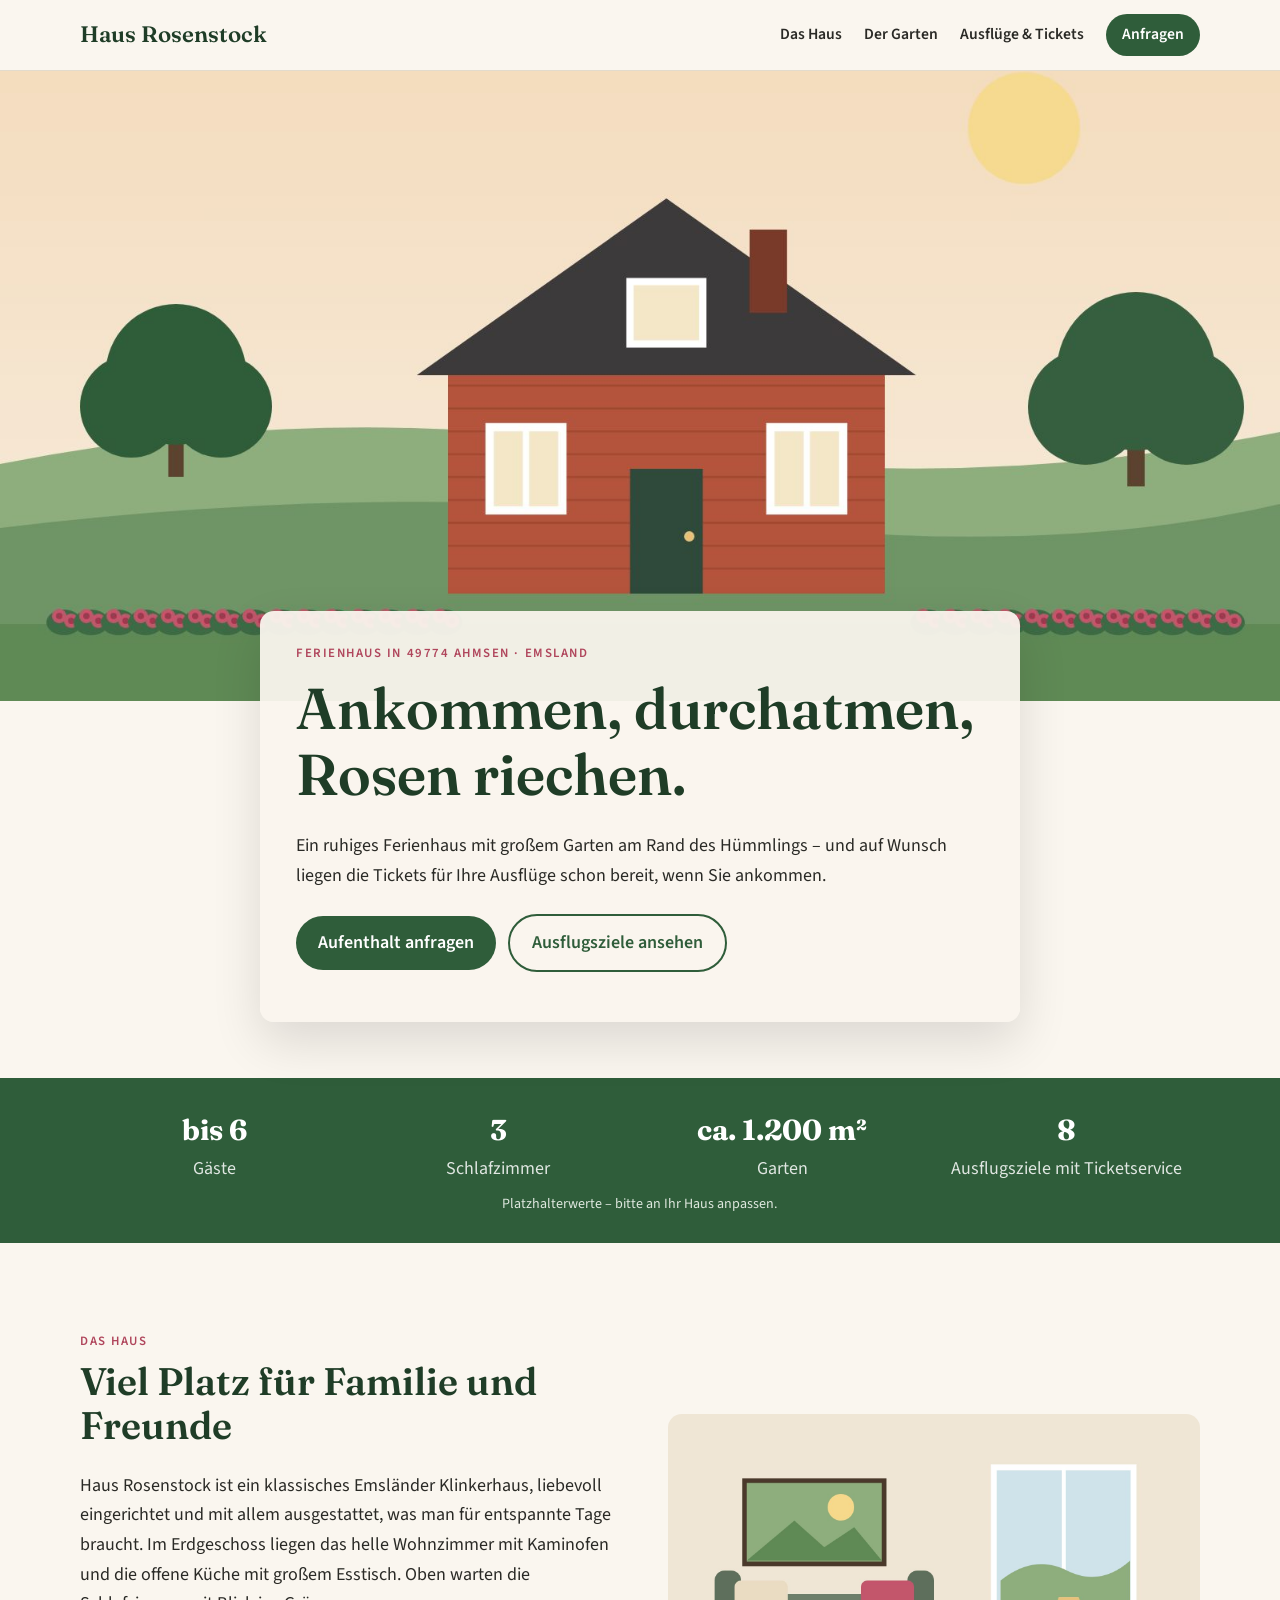
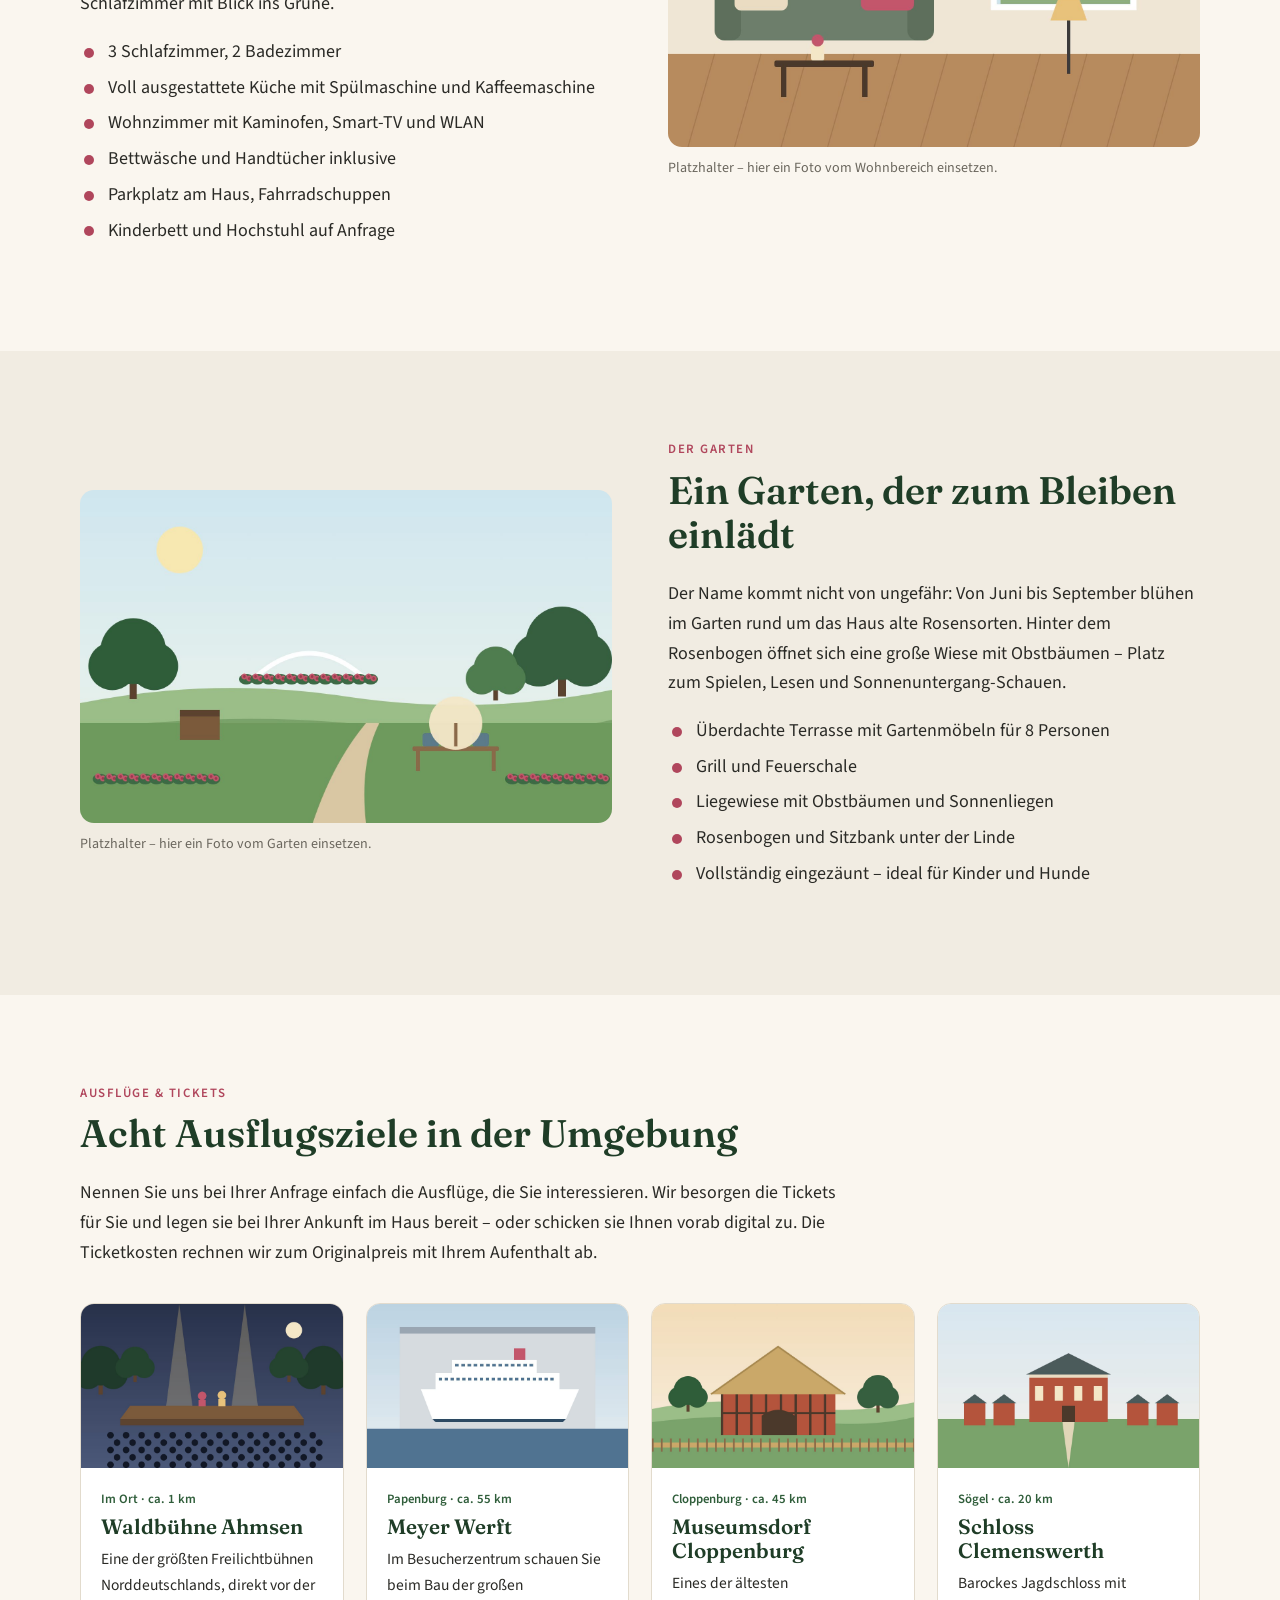
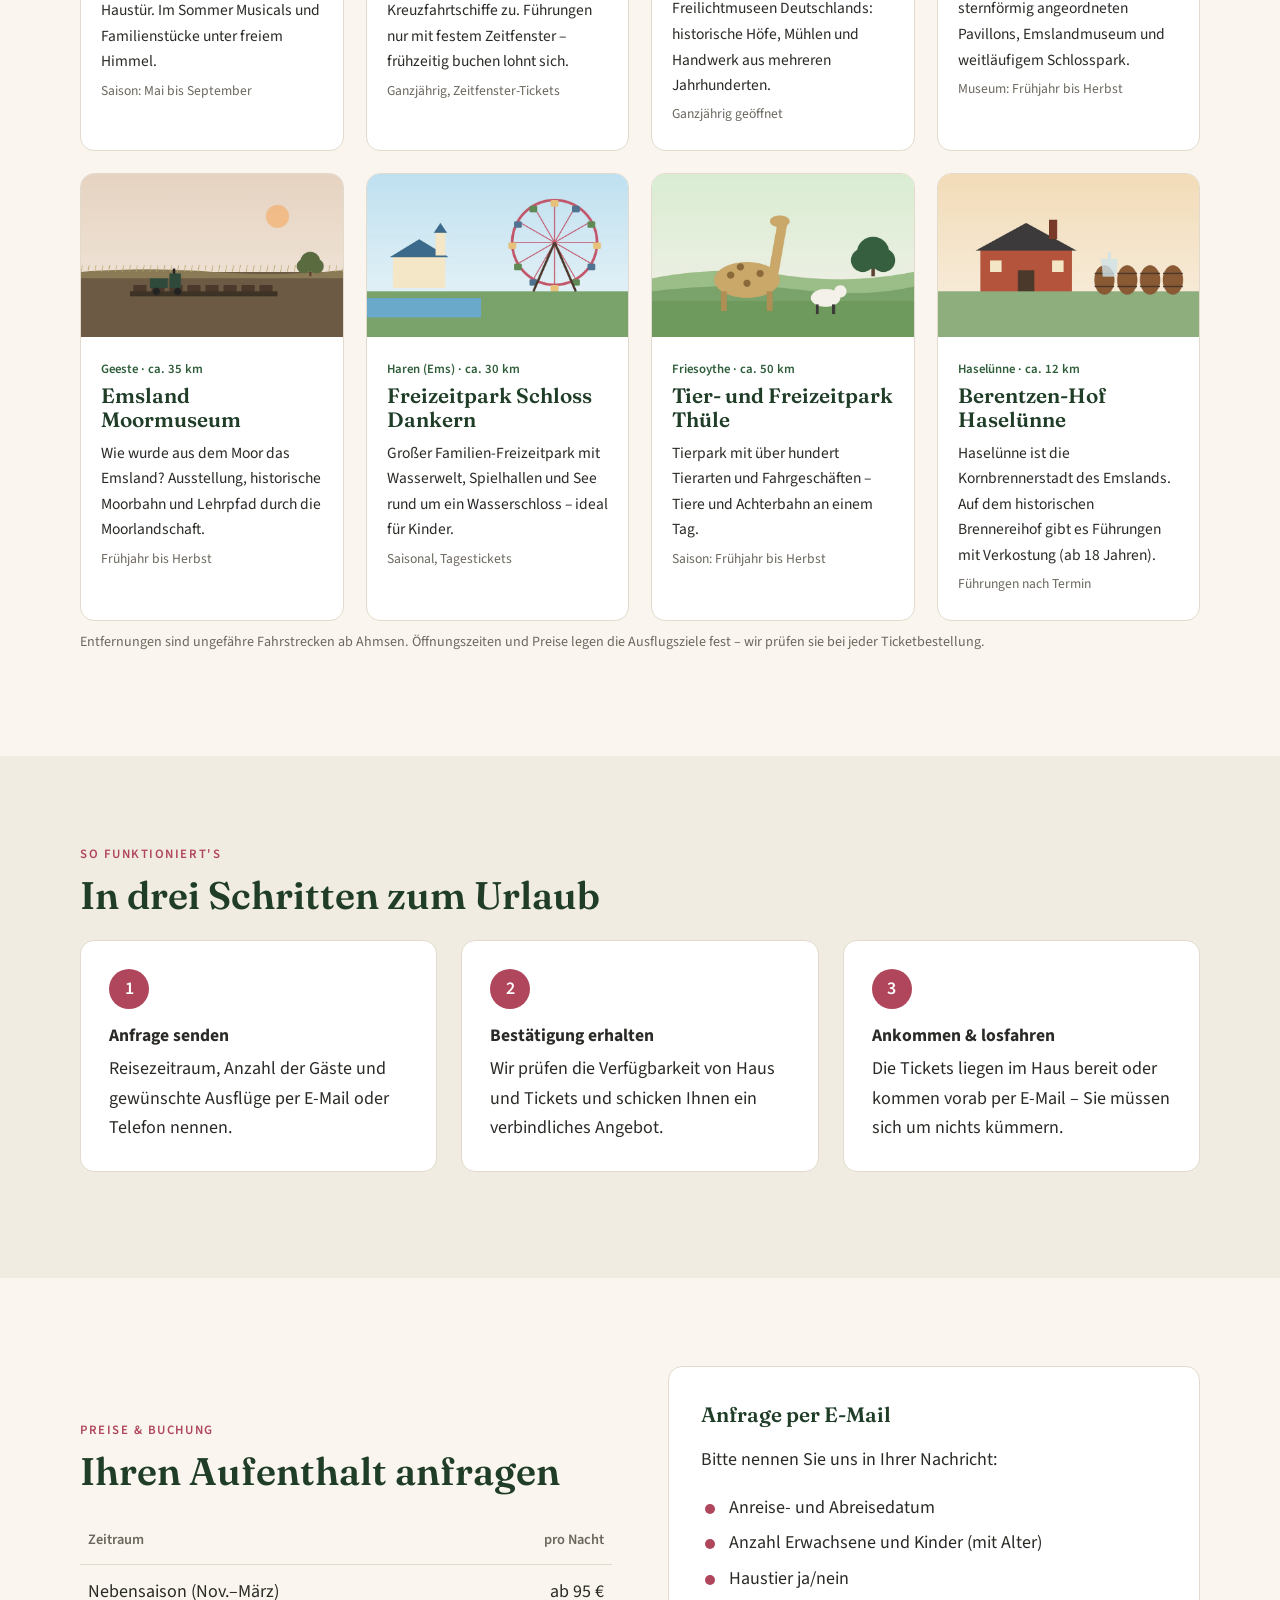
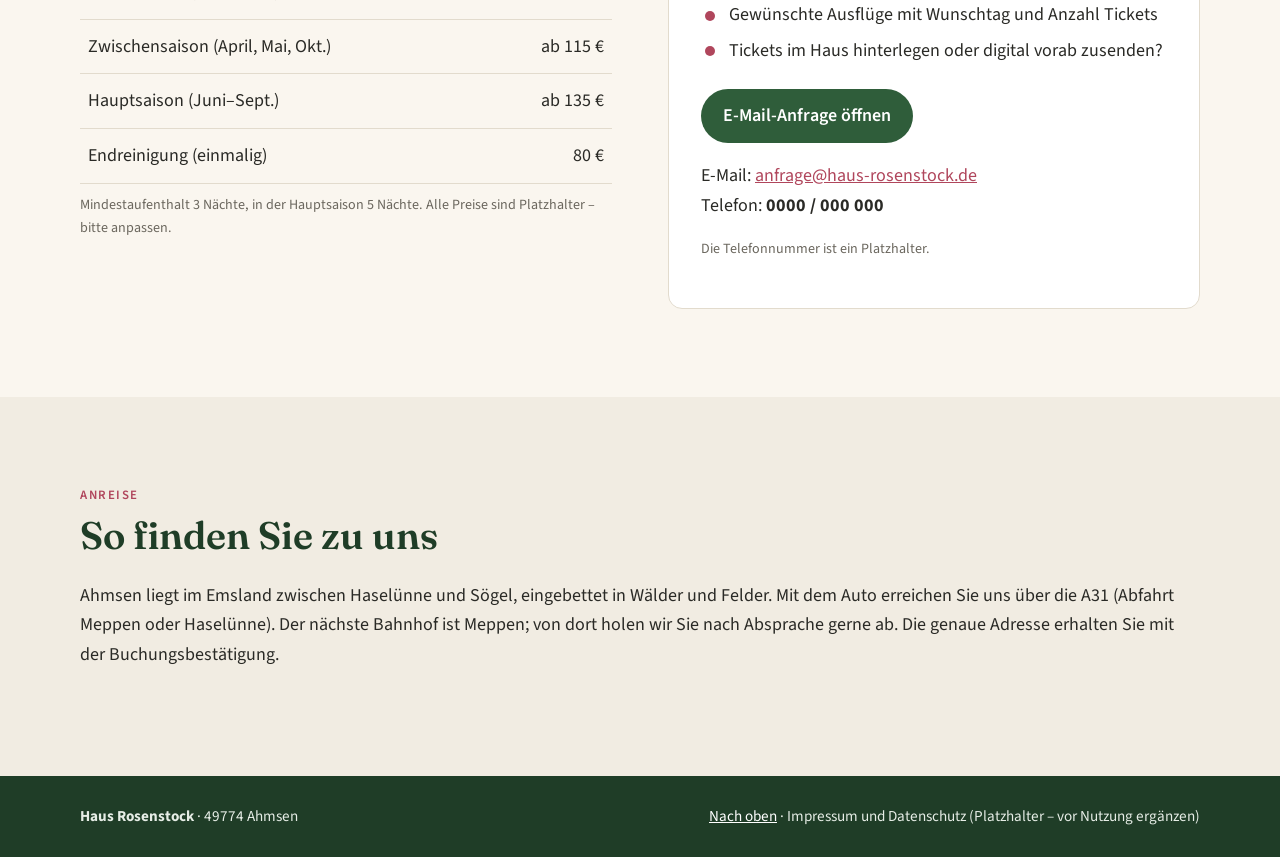
<file: haus-rosenstock/index.html>
<!DOCTYPE html>
<html lang="de">
<head>
<meta charset="utf-8">
<meta name="viewport" content="width=device-width, initial-scale=1">
<meta name="robots" content="noindex, nofollow, noarchive, nosnippet, noimageindex">
<meta name="googlebot" content="noindex, nofollow">
<title>Haus Rosenstock – Ferienhaus in Ahmsen</title>
<meta name="description" content="Ferienhaus mit Rosengarten in Ahmsen im Emsland.">
<link rel="preconnect" href="https://fonts.googleapis.com">
<link href="https://fonts.googleapis.com/css2?family=Fraunces:opsz,wght@9..144,500;9..144,600&family=Source+Sans+3:wght@400;600&display=swap" rel="stylesheet">
<link rel="stylesheet" href="style.css">
</head>
<body>

<header class="site-header">
  <div class="wrap header-inner">
    <a class="brand" href="#start">Haus Rosenstock</a>
    <nav class="nav">
      <a href="#haus">Das Haus</a>
      <a href="#garten">Der Garten</a>
      <a href="#ausfluege">Ausflüge &amp; Tickets</a>
      <a href="#buchen" class="nav-cta">Anfragen</a>
    </nav>
  </div>
</header>

<main>

<section id="start" class="hero">
  <img src="images/hero.jpg" alt="Haus Rosenstock mit Rosenbeeten (Platzhalter-Illustration)">
  <div class="hero-text">
    <p class="eyebrow">Ferienhaus in 49774 Ahmsen · Emsland</p>
    <h1>Ankommen, durchatmen, Rosen riechen.</h1>
    <p>Ein ruhiges Ferienhaus mit großem Garten am Rand des Hümmlings – und auf Wunsch liegen die Tickets für Ihre Ausflüge schon bereit, wenn Sie ankommen.</p>
    <p><a class="button" href="#buchen">Aufenthalt anfragen</a> <a class="button button-ghost" href="#ausfluege">Ausflugsziele ansehen</a></p>
  </div>
</section>

<section class="facts">
  <div class="wrap facts-grid">
    <div><strong>bis 6</strong><span>Gäste</span></div>
    <div><strong>3</strong><span>Schlafzimmer</span></div>
    <div><strong>ca. 1.200 m²</strong><span>Garten</span></div>
    <div><strong>8</strong><span>Ausflugsziele mit Ticketservice</span></div>
  </div>
  <p class="wrap note">Platzhalterwerte – bitte an Ihr Haus anpassen.</p>
</section>

<section id="haus" class="section">
  <div class="wrap split">
    <div>
      <p class="eyebrow">Das Haus</p>
      <h2>Viel Platz für Familie und Freunde</h2>
      <p>Haus Rosenstock ist ein klassisches Emsländer Klinkerhaus, liebevoll eingerichtet und mit allem ausgestattet, was man für entspannte Tage braucht. Im Erdgeschoss liegen das helle Wohnzimmer mit Kaminofen und die offene Küche mit großem Esstisch. Oben warten die Schlafzimmer mit Blick ins Grüne.</p>
      <ul class="checks">
        <li>3 Schlafzimmer, 2 Badezimmer</li>
        <li>Voll ausgestattete Küche mit Spülmaschine und Kaffeemaschine</li>
        <li>Wohnzimmer mit Kaminofen, Smart-TV und WLAN</li>
        <li>Bettwäsche und Handtücher inklusive</li>
        <li>Parkplatz am Haus, Fahrradschuppen</li>
        <li>Kinderbett und Hochstuhl auf Anfrage</li>
      </ul>
    </div>
    <figure>
      <img src="images/haus.jpg" alt="Wohnzimmer im Haus Rosenstock (Platzhalter-Illustration)">
      <figcaption>Platzhalter – hier ein Foto vom Wohnbereich einsetzen.</figcaption>
    </figure>
  </div>
</section>

<section id="garten" class="section section-tint">
  <div class="wrap split split-reverse">
    <figure>
      <img src="images/garten.jpg" alt="Garten mit Rosenbogen und Sitzplatz (Platzhalter-Illustration)">
      <figcaption>Platzhalter – hier ein Foto vom Garten einsetzen.</figcaption>
    </figure>
    <div>
      <p class="eyebrow">Der Garten</p>
      <h2>Ein Garten, der zum Bleiben einlädt</h2>
      <p>Der Name kommt nicht von ungefähr: Von Juni bis September blühen im Garten rund um das Haus alte Rosensorten. Hinter dem Rosenbogen öffnet sich eine große Wiese mit Obstbäumen – Platz zum Spielen, Lesen und Sonnenuntergang-Schauen.</p>
      <ul class="checks">
        <li>Überdachte Terrasse mit Gartenmöbeln für 8 Personen</li>
        <li>Grill und Feuerschale</li>
        <li>Liegewiese mit Obstbäumen und Sonnenliegen</li>
        <li>Rosenbogen und Sitzbank unter der Linde</li>
        <li>Vollständig eingezäunt – ideal für Kinder und Hunde</li>
      </ul>
    </div>
  </div>
</section>

<section id="ausfluege" class="section">
  <div class="wrap">
    <p class="eyebrow">Ausflüge &amp; Tickets</p>
    <h2>Acht Ausflugsziele in der Umgebung</h2>
    <p class="lead">Nennen Sie uns bei Ihrer Anfrage einfach die Ausflüge, die Sie interessieren. Wir besorgen die Tickets für Sie und legen sie bei Ihrer Ankunft im Haus bereit – oder schicken sie Ihnen vorab digital zu. Die Ticketkosten rechnen wir zum Originalpreis mit Ihrem Aufenthalt ab.</p>

    <div class="cards">
      <article class="card">
        <img src="images/waldbuehne.jpg" alt="Freilichtbühne im Wald (Illustration)">
        <div class="card-body">
          <p class="tag">Im Ort · ca. 1 km</p>
          <h3>Waldbühne Ahmsen</h3>
          <p>Eine der größten Freilichtbühnen Norddeutschlands, direkt vor der Haustür. Im Sommer Musicals und Familienstücke unter freiem Himmel.</p>
          <p class="season">Saison: Mai bis September</p>
        </div>
      </article>
      <article class="card">
        <img src="images/werft.jpg" alt="Kreuzfahrtschiff in der Werfthalle (Illustration)">
        <div class="card-body">
          <p class="tag">Papenburg · ca. 55 km</p>
          <h3>Meyer Werft</h3>
          <p>Im Besucherzentrum schauen Sie beim Bau der großen Kreuzfahrtschiffe zu. Führungen nur mit festem Zeitfenster – frühzeitig buchen lohnt sich.</p>
          <p class="season">Ganzjährig, Zeitfenster-Tickets</p>
        </div>
      </article>
      <article class="card">
        <img src="images/museumsdorf.jpg" alt="Historisches Bauernhaus (Illustration)">
        <div class="card-body">
          <p class="tag">Cloppenburg · ca. 45 km</p>
          <h3>Museumsdorf Cloppenburg</h3>
          <p>Eines der ältesten Freilichtmuseen Deutschlands: historische Höfe, Mühlen und Handwerk aus mehreren Jahrhunderten.</p>
          <p class="season">Ganzjährig geöffnet</p>
        </div>
      </article>
      <article class="card">
        <img src="images/clemenswerth.jpg" alt="Jagdschloss mit Pavillons (Illustration)">
        <div class="card-body">
          <p class="tag">Sögel · ca. 20 km</p>
          <h3>Schloss Clemenswerth</h3>
          <p>Barockes Jagdschloss mit sternförmig angeordneten Pavillons, Emslandmuseum und weitläufigem Schlosspark.</p>
          <p class="season">Museum: Frühjahr bis Herbst</p>
        </div>
      </article>
      <article class="card">
        <img src="images/moor.jpg" alt="Moorlandschaft mit Feldbahn (Illustration)">
        <div class="card-body">
          <p class="tag">Geeste · ca. 35 km</p>
          <h3>Emsland Moormuseum</h3>
          <p>Wie wurde aus dem Moor das Emsland? Ausstellung, historische Moorbahn und Lehrpfad durch die Moorlandschaft.</p>
          <p class="season">Frühjahr bis Herbst</p>
        </div>
      </article>
      <article class="card">
        <img src="images/dankern.jpg" alt="Riesenrad und Schloss am See (Illustration)">
        <div class="card-body">
          <p class="tag">Haren (Ems) · ca. 30 km</p>
          <h3>Freizeitpark Schloss Dankern</h3>
          <p>Großer Familien-Freizeitpark mit Wasserwelt, Spielhallen und See rund um ein Wasserschloss – ideal für Kinder.</p>
          <p class="season">Saisonal, Tagestickets</p>
        </div>
      </article>
      <article class="card">
        <img src="images/thuele.jpg" alt="Giraffe und Tiere im Park (Illustration)">
        <div class="card-body">
          <p class="tag">Friesoythe · ca. 50 km</p>
          <h3>Tier- und Freizeitpark Thüle</h3>
          <p>Tierpark mit über hundert Tierarten und Fahrgeschäften – Tiere und Achterbahn an einem Tag.</p>
          <p class="season">Saison: Frühjahr bis Herbst</p>
        </div>
      </article>
      <article class="card">
        <img src="images/berentzen.jpg" alt="Brennereihof mit Fässern (Illustration)">
        <div class="card-body">
          <p class="tag">Haselünne · ca. 12 km</p>
          <h3>Berentzen-Hof Haselünne</h3>
          <p>Haselünne ist die Kornbrennerstadt des Emslands. Auf dem historischen Brennereihof gibt es Führungen mit Verkostung (ab 18 Jahren).</p>
          <p class="season">Führungen nach Termin</p>
        </div>
      </article>
    </div>
    <p class="note">Entfernungen sind ungefähre Fahrstrecken ab Ahmsen. Öffnungszeiten und Preise legen die Ausflugsziele fest – wir prüfen sie bei jeder Ticketbestellung.</p>
  </div>
</section>

<section class="section section-tint">
  <div class="wrap">
    <p class="eyebrow">So funktioniert's</p>
    <h2>In drei Schritten zum Urlaub</h2>
    <ol class="steps">
      <li><strong>Anfrage senden</strong><span>Reisezeitraum, Anzahl der Gäste und gewünschte Ausflüge per E-Mail oder Telefon nennen.</span></li>
      <li><strong>Bestätigung erhalten</strong><span>Wir prüfen die Verfügbarkeit von Haus und Tickets und schicken Ihnen ein verbindliches Angebot.</span></li>
      <li><strong>Ankommen &amp; losfahren</strong><span>Die Tickets liegen im Haus bereit oder kommen vorab per E-Mail – Sie müssen sich um nichts kümmern.</span></li>
    </ol>
  </div>
</section>

<section id="buchen" class="section">
  <div class="wrap split">
    <div>
      <p class="eyebrow">Preise &amp; Buchung</p>
      <h2>Ihren Aufenthalt anfragen</h2>
      <table class="prices">
        <tr><th>Zeitraum</th><th>pro Nacht</th></tr>
        <tr><td>Nebensaison (Nov.–März)</td><td>ab 95 €</td></tr>
        <tr><td>Zwischensaison (April, Mai, Okt.)</td><td>ab 115 €</td></tr>
        <tr><td>Hauptsaison (Juni–Sept.)</td><td>ab 135 €</td></tr>
        <tr><td>Endreinigung (einmalig)</td><td>80 €</td></tr>
      </table>
      <p class="note">Mindestaufenthalt 3 Nächte, in der Hauptsaison 5 Nächte. Alle Preise sind Platzhalter – bitte anpassen.</p>
    </div>
    <div class="booking-box">
      <h3>Anfrage per E-Mail</h3>
      <p>Bitte nennen Sie uns in Ihrer Nachricht:</p>
      <ul class="checks">
        <li>Anreise- und Abreisedatum</li>
        <li>Anzahl Erwachsene und Kinder (mit Alter)</li>
        <li>Haustier ja/nein</li>
        <li>Gewünschte Ausflüge mit Wunschtag und Anzahl Tickets</li>
        <li>Tickets im Haus hinterlegen oder digital vorab zusenden?</li>
      </ul>
      <p><a class="button" href="mailto:anfrage@haus-rosenstock.de?subject=Anfrage%20Haus%20Rosenstock&amp;body=Anreise%3A%20%0AAbreise%3A%20%0AErwachsene%3A%20%0AKinder%20(Alter)%3A%20%0AHaustier%3A%20%0A%0AGew%C3%BCnschte%20Ausfl%C3%BCge%20(Ziel%2C%20Tag%2C%20Anzahl%20Tickets)%3A%20%0A%0ATickets%3A%20im%20Haus%20hinterlegen%20%2F%20digital%20zusenden%0A%0AName%3A%20%0ATelefon%3A%20">E-Mail-Anfrage öffnen</a></p>
      <p>E-Mail: <a href="mailto:anfrage@haus-rosenstock.de">anfrage@haus-rosenstock.de</a><br>Telefon: <strong>0000 / 000 000</strong></p>
      <p class="note">Die Telefonnummer ist ein Platzhalter.</p>
    </div>
  </div>
</section>

<section class="section section-tint">
  <div class="wrap">
    <p class="eyebrow">Anreise</p>
    <h2>So finden Sie zu uns</h2>
    <p>Ahmsen liegt im Emsland zwischen Haselünne und Sögel, eingebettet in Wälder und Felder. Mit dem Auto erreichen Sie uns über die A31 (Abfahrt Meppen oder Haselünne). Der nächste Bahnhof ist Meppen; von dort holen wir Sie nach Absprache gerne ab. Die genaue Adresse erhalten Sie mit der Buchungsbestätigung.</p>
  </div>
</section>

</main>

<footer class="site-footer">
  <div class="wrap footer-inner">
    <p><strong>Haus Rosenstock</strong> · 49774 Ahmsen</p>
    <p><a href="#start">Nach oben</a> · Impressum und Datenschutz (Platzhalter – vor Nutzung ergänzen)</p>
  </div>
</footer>

</body>
</html>
</file>
<file: haus-rosenstock/style.css>
:root {
  --green: #2f5d3a;
  --green-dark: #1f3d27;
  --rose: #b0465c;
  --cream: #faf6ef;
  --tint: #f1ece2;
  --ink: #2a2a26;
  --muted: #6b675e;
  --line: #e2dbcd;
}
* { box-sizing: border-box; }
html { scroll-behavior: smooth; }
body {
  margin: 0;
  background: var(--cream);
  color: var(--ink);
  font: 400 18px/1.65 "Source Sans 3", system-ui, sans-serif;
}
h1, h2, h3, .brand {
  font-family: "Fraunces", Georgia, serif;
  font-weight: 600;
  line-height: 1.15;
  color: var(--green-dark);
}
h1 { font-size: clamp(2.2rem, 5vw, 3.6rem); margin: .2em 0 .4em; }
h2 { font-size: clamp(1.7rem, 3.4vw, 2.4rem); margin: .2em 0 .6em; }
h3 { font-size: 1.3rem; margin: .2em 0 .4em; }
img { max-width: 100%; display: block; }
a { color: var(--rose); }
.wrap { width: min(1120px, 100% - 32px); margin-inline: auto; }

.site-header {
  position: sticky; top: 0; z-index: 10;
  background: rgba(250, 246, 239, .95);
  border-bottom: 1px solid var(--line);
}
.header-inner { display: flex; align-items: center; justify-content: space-between; gap: 16px; padding: 14px 0; flex-wrap: wrap; }
.brand { font-size: 1.4rem; text-decoration: none; }
.nav { display: flex; gap: 22px; flex-wrap: wrap; align-items: center; }
.nav a { color: var(--ink); text-decoration: none; font-weight: 600; font-size: .98rem; }
.nav a:hover { color: var(--rose); }
.nav .nav-cta { background: var(--green); color: #fff; padding: 8px 16px; border-radius: 999px; }

.hero { position: relative; padding-bottom: 56px; }
.hero img { width: 100%; height: min(70vh, 640px); object-fit: cover; object-position: center 70%; }
.hero-text {
  position: relative; margin: -90px auto 0;
  width: min(760px, 100% - 32px);
  background: rgba(250, 246, 239, .94);
  padding: 32px 36px; border-radius: 14px;
  box-shadow: 0 20px 50px rgba(0, 0, 0, .12);
}
.eyebrow { text-transform: uppercase; letter-spacing: .12em; font-size: .8rem; font-weight: 600; color: var(--rose); margin: 0; }
.button {
  display: inline-block; background: var(--green); color: #fff; text-decoration: none;
  font-weight: 600; padding: 12px 22px; border-radius: 999px; margin: 6px 8px 0 0;
}
.button:hover { background: var(--green-dark); }
.button-ghost { background: transparent; color: var(--green); border: 2px solid var(--green); }
.button-ghost:hover { background: var(--green); color: #fff; }

.facts { background: var(--green); color: #fff; padding: 28px 0 12px; }
.facts-grid { display: grid; grid-template-columns: repeat(4, 1fr); gap: 16px; text-align: center; }
.facts strong { display: block; font-family: "Fraunces", serif; font-size: 1.8rem; }
.facts span { opacity: .85; }
.facts .note { color: #dfe8df; text-align: center; }

.section { padding: 88px 0; }
.section-tint { background: var(--tint); }
.split { display: grid; grid-template-columns: 1fr 1fr; gap: 56px; align-items: center; }
figure { margin: 0; }
figure img { border-radius: 14px; }
figcaption, .note { font-size: .88rem; color: var(--muted); margin-top: 10px; }
.lead { font-size: 1.12rem; max-width: 760px; }

.checks { list-style: none; padding: 0; margin: 1em 0; }
.checks li { padding-left: 28px; position: relative; margin: 6px 0; }
.checks li::before { content: ""; position: absolute; left: 4px; top: .6em; width: 10px; height: 10px; border-radius: 50%; background: var(--rose); }

.cards { display: grid; grid-template-columns: repeat(4, 1fr); gap: 22px; margin-top: 36px; }
.card { background: #fff; border: 1px solid var(--line); border-radius: 14px; overflow: hidden; display: flex; flex-direction: column; }
.card img { aspect-ratio: 16 / 10; object-fit: cover; width: 100%; }
.card-body { padding: 18px 20px 20px; font-size: .97rem; }
.card-body p { margin: .3em 0; }
.tag { font-size: .8rem; font-weight: 600; color: var(--green); }
.season { font-size: .85rem; color: var(--muted); }

.steps { list-style: none; counter-reset: s; padding: 0; display: grid; grid-template-columns: repeat(3, 1fr); gap: 24px; }
.steps li { counter-increment: s; background: #fff; border-radius: 14px; padding: 28px; border: 1px solid var(--line); }
.steps li::before { content: counter(s); display: grid; place-items: center; width: 40px; height: 40px; border-radius: 50%; background: var(--rose); color: #fff; font-weight: 600; margin-bottom: 12px; }
.steps strong { display: block; font-size: 1.1rem; margin-bottom: 4px; }

.prices { width: 100%; border-collapse: collapse; margin-top: 12px; }
.prices th, .prices td { text-align: left; padding: 12px 8px; border-bottom: 1px solid var(--line); }
.prices th { color: var(--muted); font-weight: 600; font-size: .9rem; }
.prices td:last-child, .prices th:last-child { text-align: right; white-space: nowrap; }
.booking-box { background: #fff; border: 1px solid var(--line); border-radius: 14px; padding: 32px; }

.site-footer { background: var(--green-dark); color: #e6ede6; padding: 28px 0; font-size: .95rem; }
.site-footer a { color: #fff; }
.footer-inner { display: flex; justify-content: space-between; gap: 12px; flex-wrap: wrap; }
.footer-inner p { margin: 0; }

@media (max-width: 960px) {
  .cards { grid-template-columns: repeat(2, 1fr); }
}
@media (max-width: 760px) {
  body { font-size: 17px; }
  .split, .steps { grid-template-columns: 1fr; gap: 32px; }
  .split-reverse figure { order: 2; }
  .facts-grid { grid-template-columns: repeat(2, 1fr); }
  .hero img { height: 46vh; }
  .hero-text { margin-top: -40px; padding: 24px; }
  .nav { gap: 14px; }
  .section { padding: 60px 0; }
}
@media (max-width: 520px) {
  .cards { grid-template-columns: 1fr; }
}
</file>
